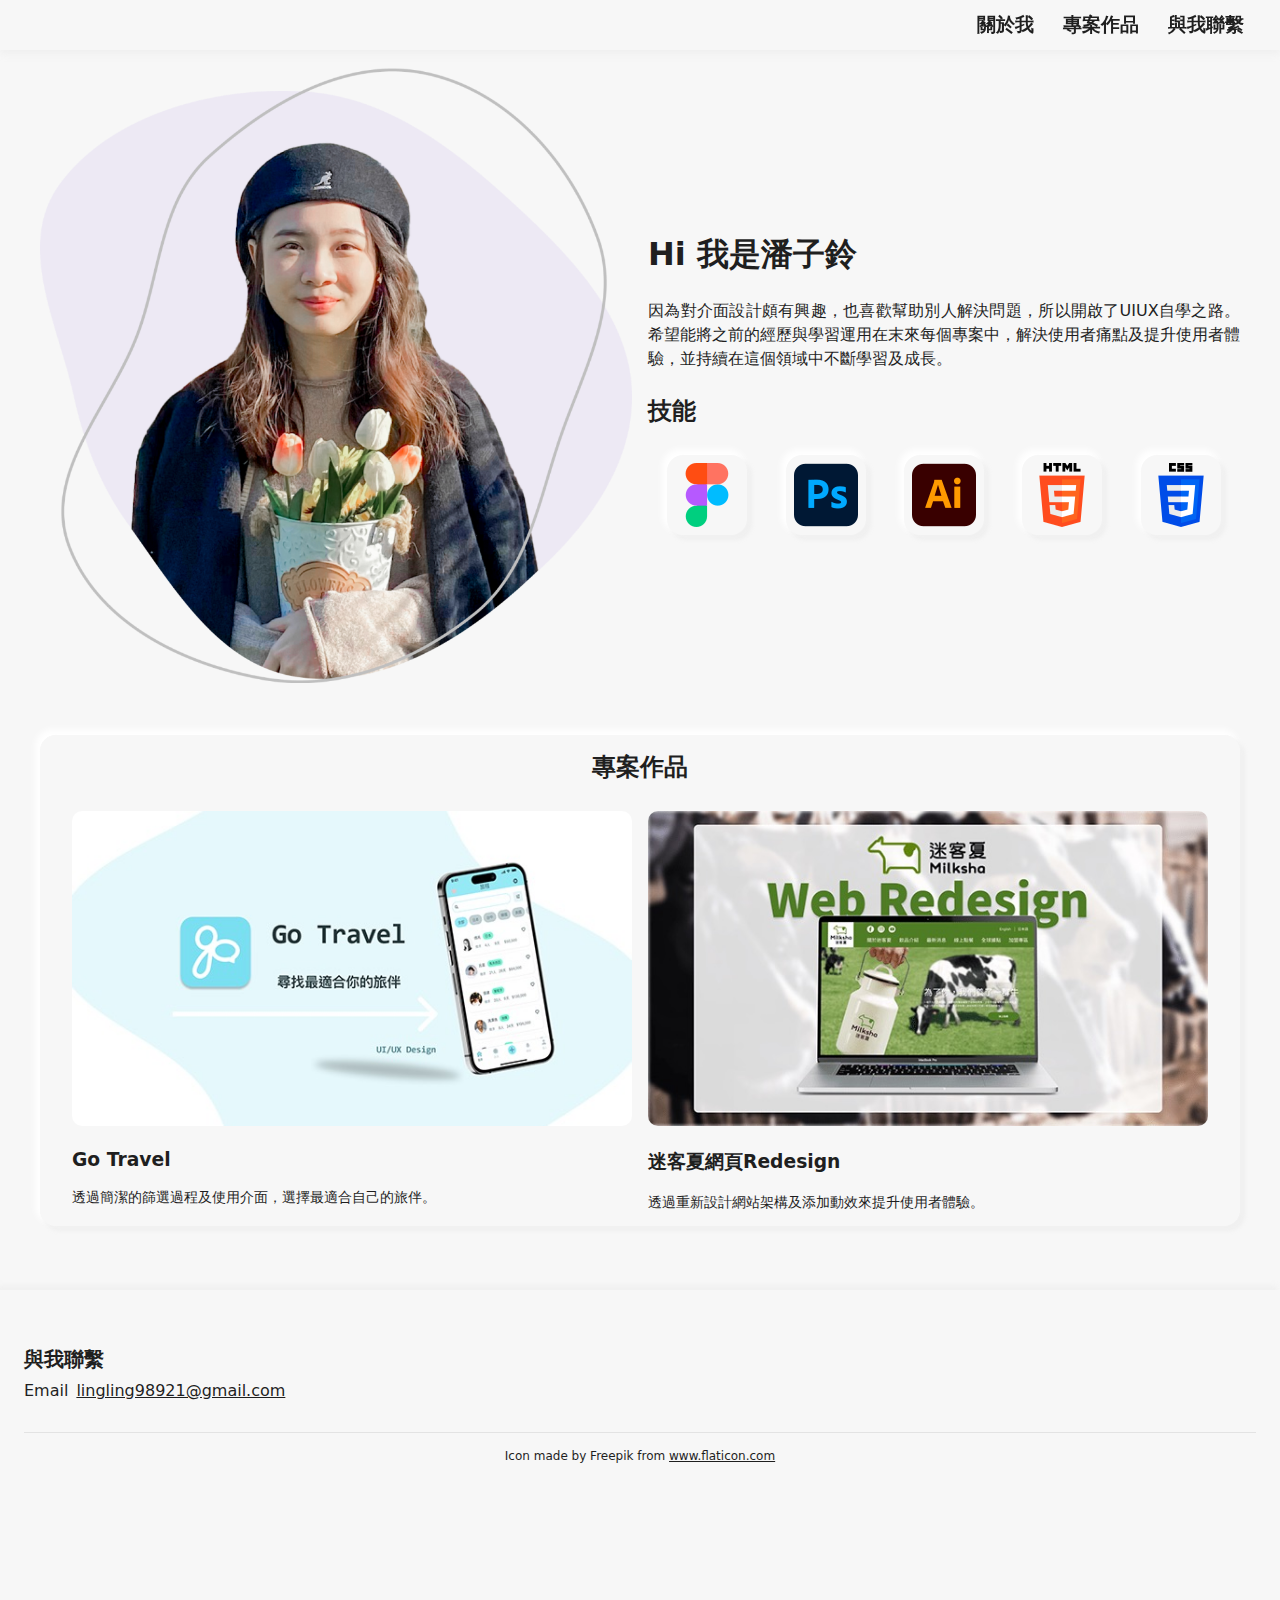
<file: index.html>
<!DOCTYPE html>
<html>
  
<head>
  <meta charset="utf-8">
  <meta name="viewport" content="width=device-width"/>
  <title>Ling's Website</title>
  <link href="style.css" rel="stylesheet" type="text/css" />
</head>

<body>
 
    <div class="navbar">
      <a href="#space"><h3 id="nav1" class="navbox">關於我</h3></a>
      <a href="#space2"><h3 id="nav2" class="navbox">專案作品</h3></a>
      <a href="#contact"><h3 id="nav3" class="navbox">與我聯繫</h3></a>
    </div>
    
     <div id="space" style="height: 100px;margin-top: -132px;"></div>
      <div id="aboutme" class="container">
        <div class="aboutmeleft" >
            <img src="avatar.png"/>
        </div>
        <div class="aboutmeright">
          <div class="rcontent">
            <h1 class="title1">Hi 我是潘子鈴
            </h1>
            <div class="text">因為對介面設計頗有興趣，也喜歡幫助別人解決問題，所以開啟了UIUX自學之路。希望能將之前的經歷與學習運用在末來每個專案中，解決使用者痛點及提升使用者體驗，並持續在這個領域中不斷學習及成長。
            </div>
            <h2 class="title1">技能
            </h2>
            <div class="logo">
                <img src="figma.png" />
                <img src="photoshop.png" />
                <img src="illustrator.png" />
                <img src="html-5.png" />
                <img src="css-3.png" />
            </div>
          </div>
        </div>
      </div>
    
      <div id="space2" style="height: 100px; visibility: hidden;margin-top: -100px;"></div>
      <div id="project" class="pj">
        <H2  class="title2">專案作品</h2>
        <div class="container2">
          <div class="pjleft">
            <a href="gotravel.html"><img src="project01.jpeg" /></a> 
            <div class="ptext">
              <h3>Go Travel</h3>
              <p style=font-size:14px>透過簡潔的篩選過程及使用介面，選擇最適合自己的旅伴。</p>
            </div>
          </div>
          <div class="pjright">
            <a href="redesign.html"><img src="project2.jpeg"/></a> 
            <div class="ptext">
              <h3>迷客夏網頁Redesign</h3>
              <p style=font-size:14px>透過重新設計網站架構及添加動效來提升使用者體驗。</p>
            </div>
           </div>
        </div>
      </div> 
    
      
      <div id="contact" class="footer">
        <div class="contactme">
          <h2 class="title3" >與我聯繫</h2>
          <div class=mail>
             <div style="margin-right:8px">Email</div>
          <div><a href="mailto:lingling98921@gmail.com">lingling98921@gmail.com</a></div>
          </div>
        </div>
        
        
        <div class="iconby">
        Icon made by Freepik from 
          <a id="iconlink" href="https://www.flaticon.com">www.flaticon.com</a>
        </div>
      </div>
      
      
    </body>
    
    </html>
</file>
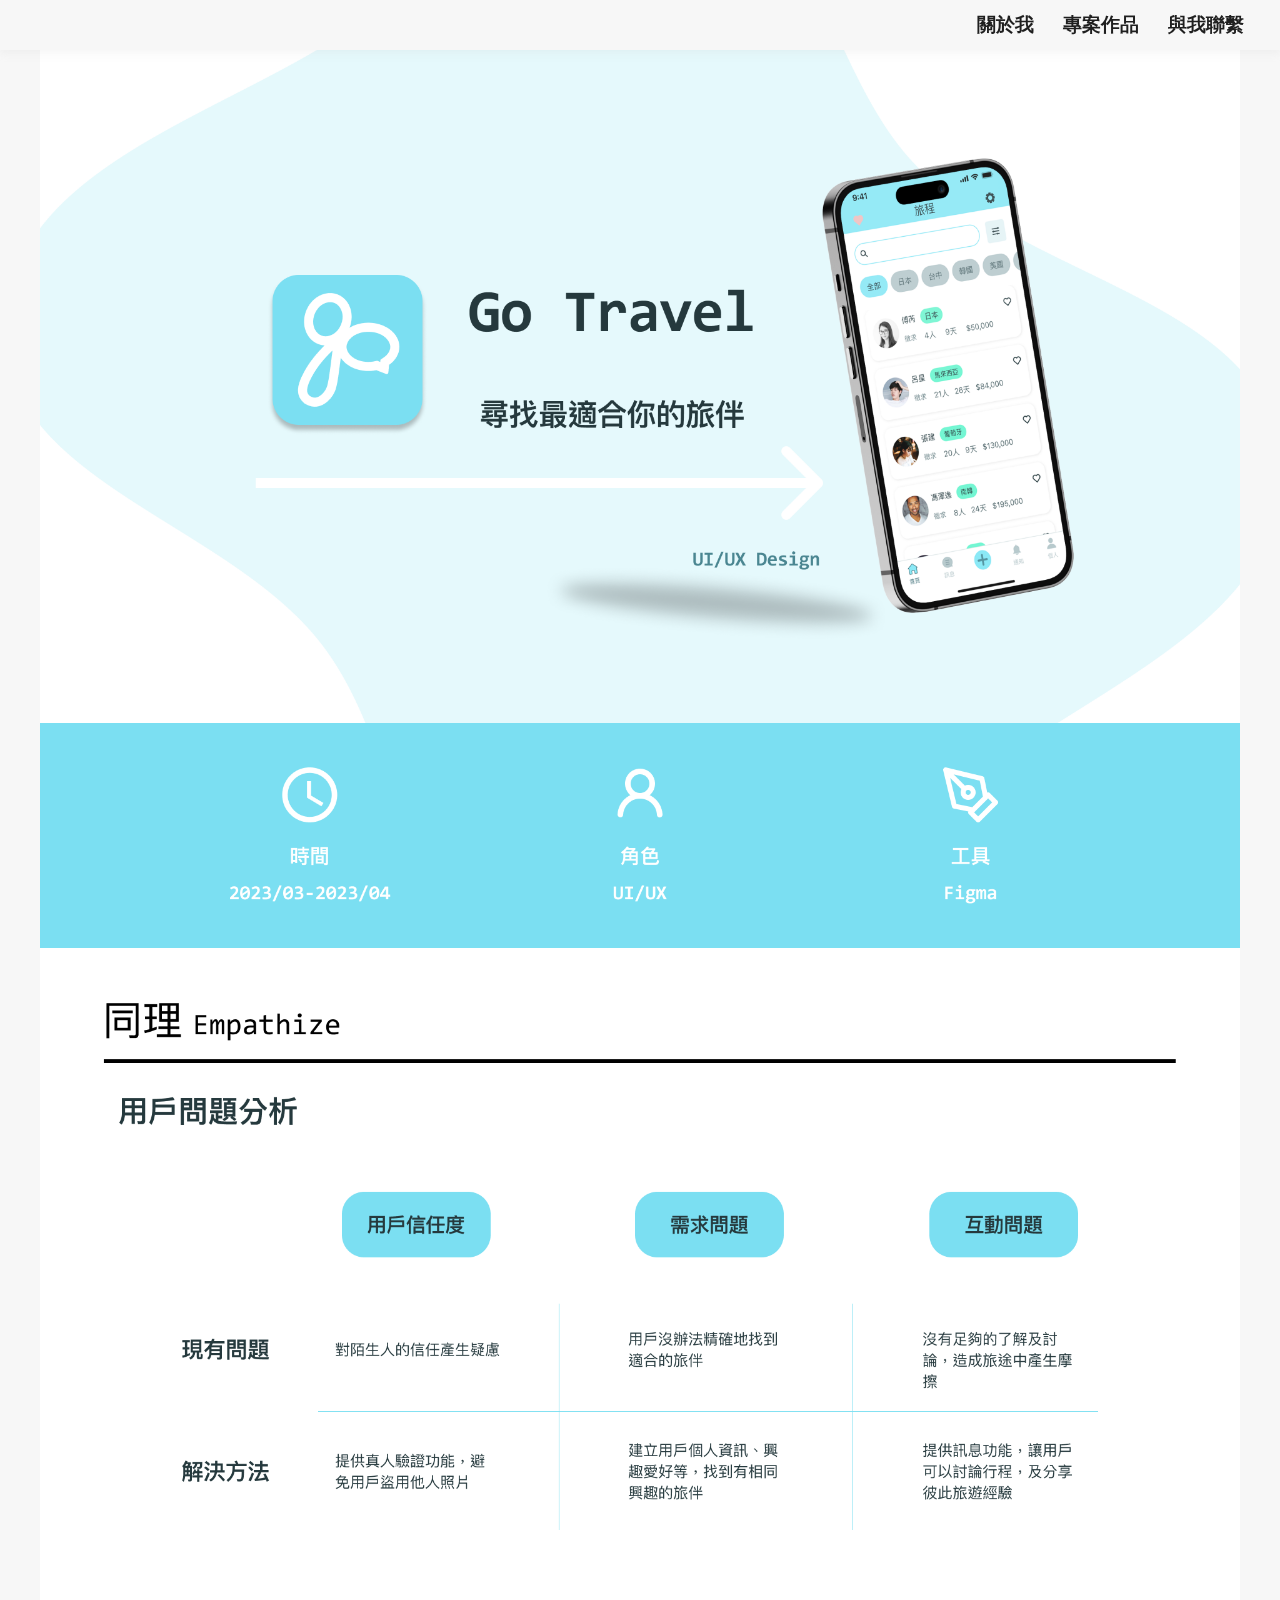
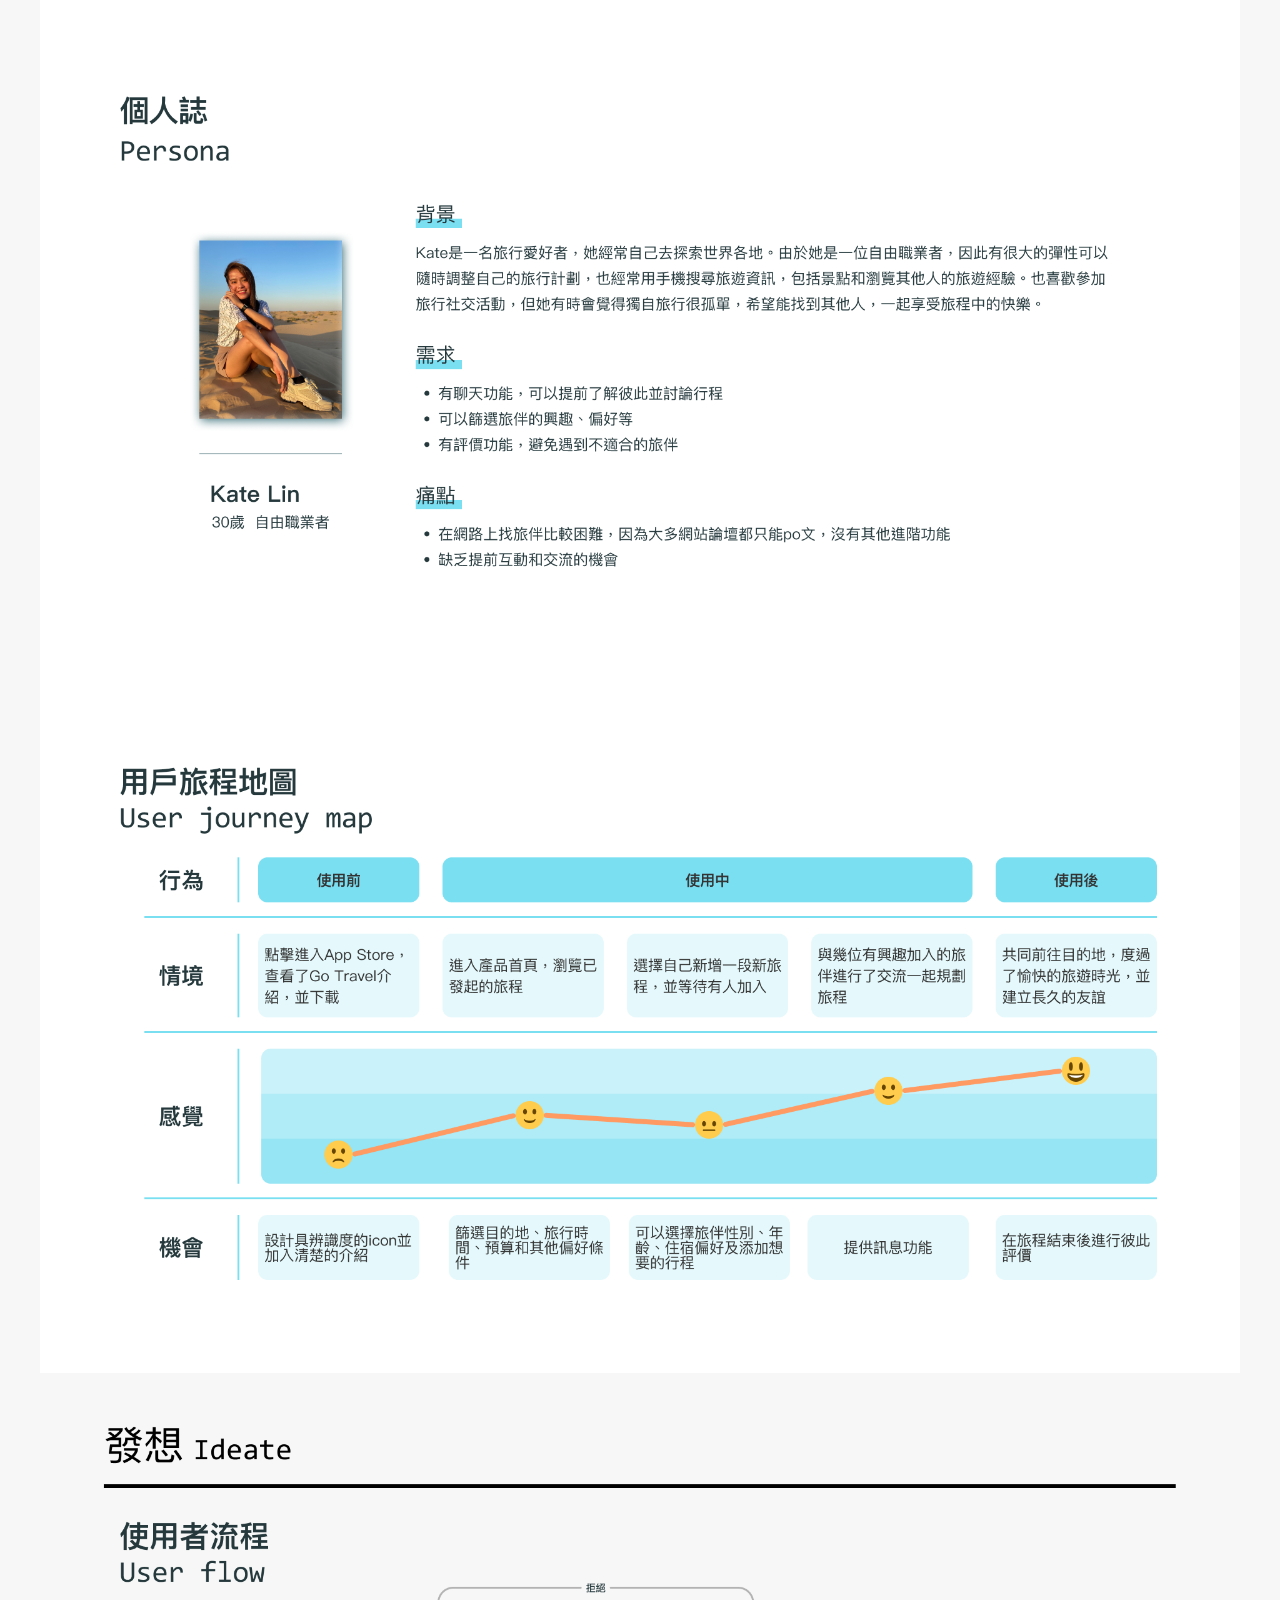
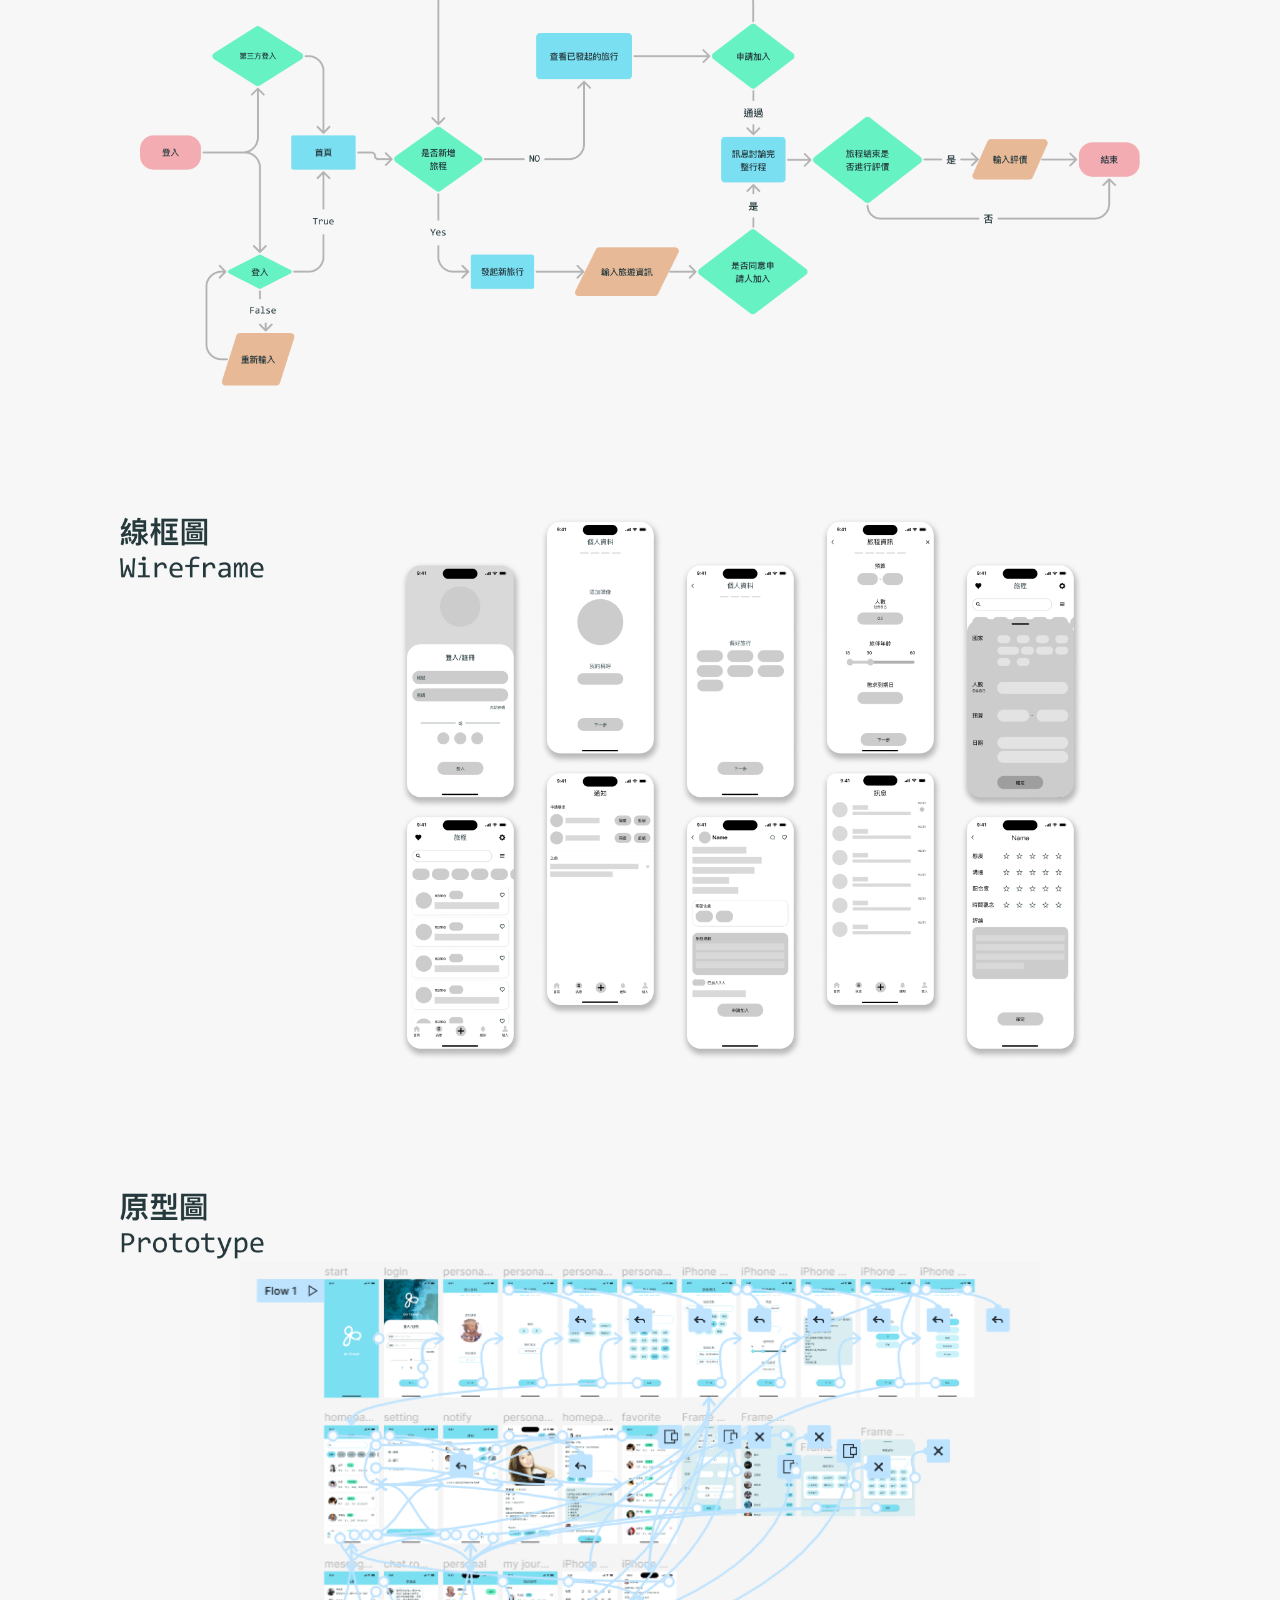
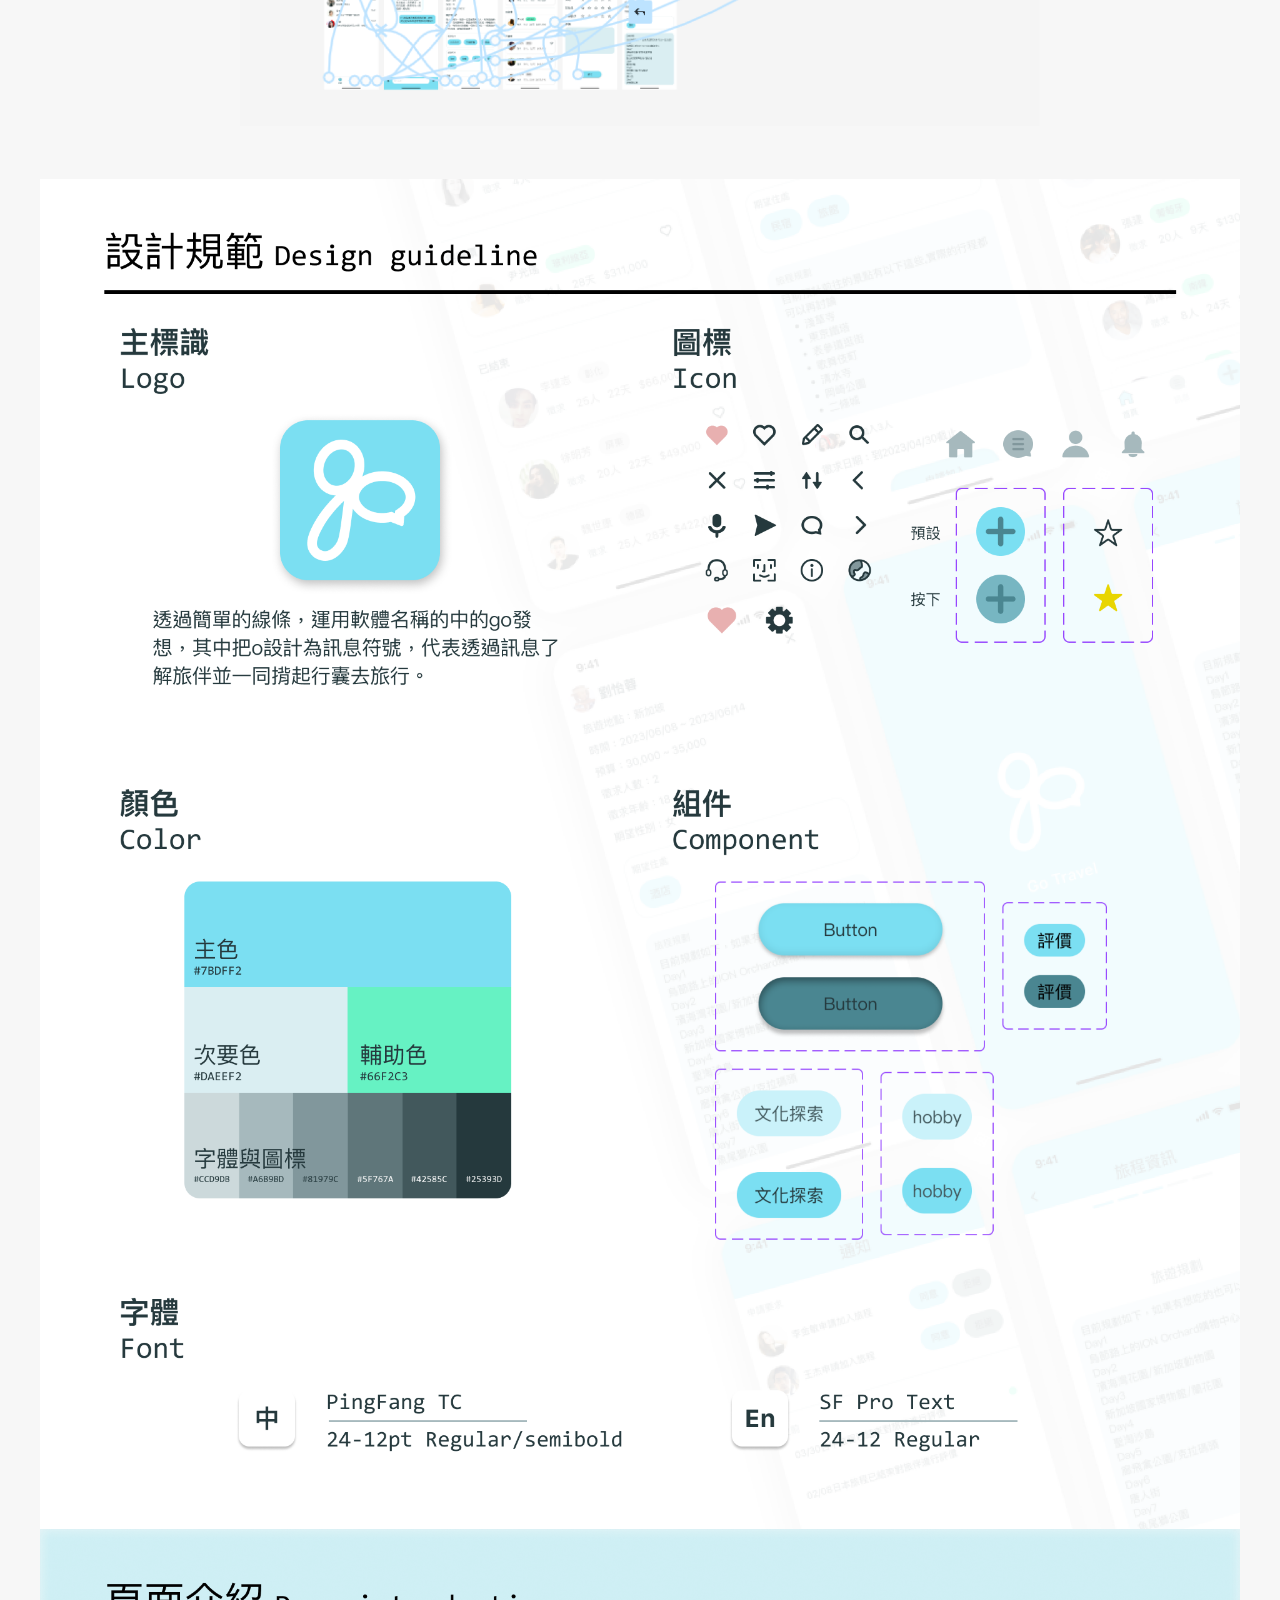
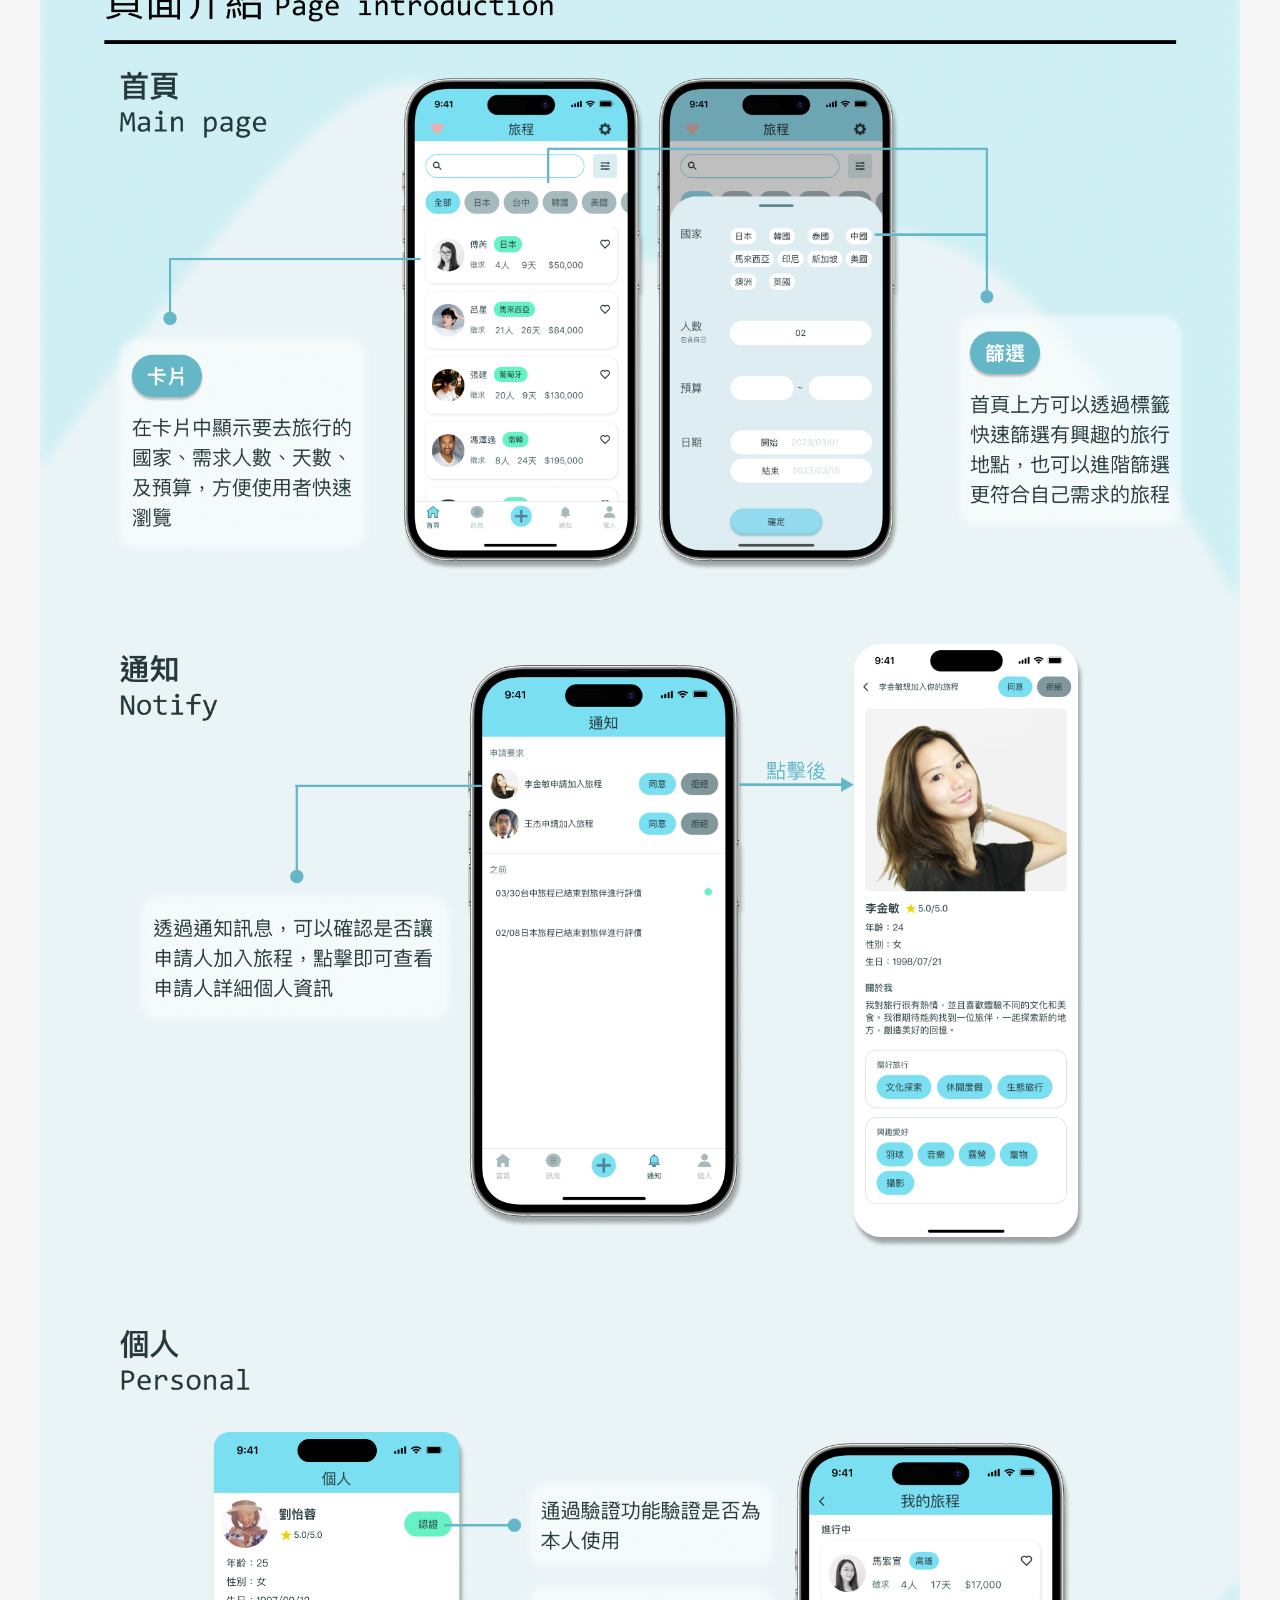
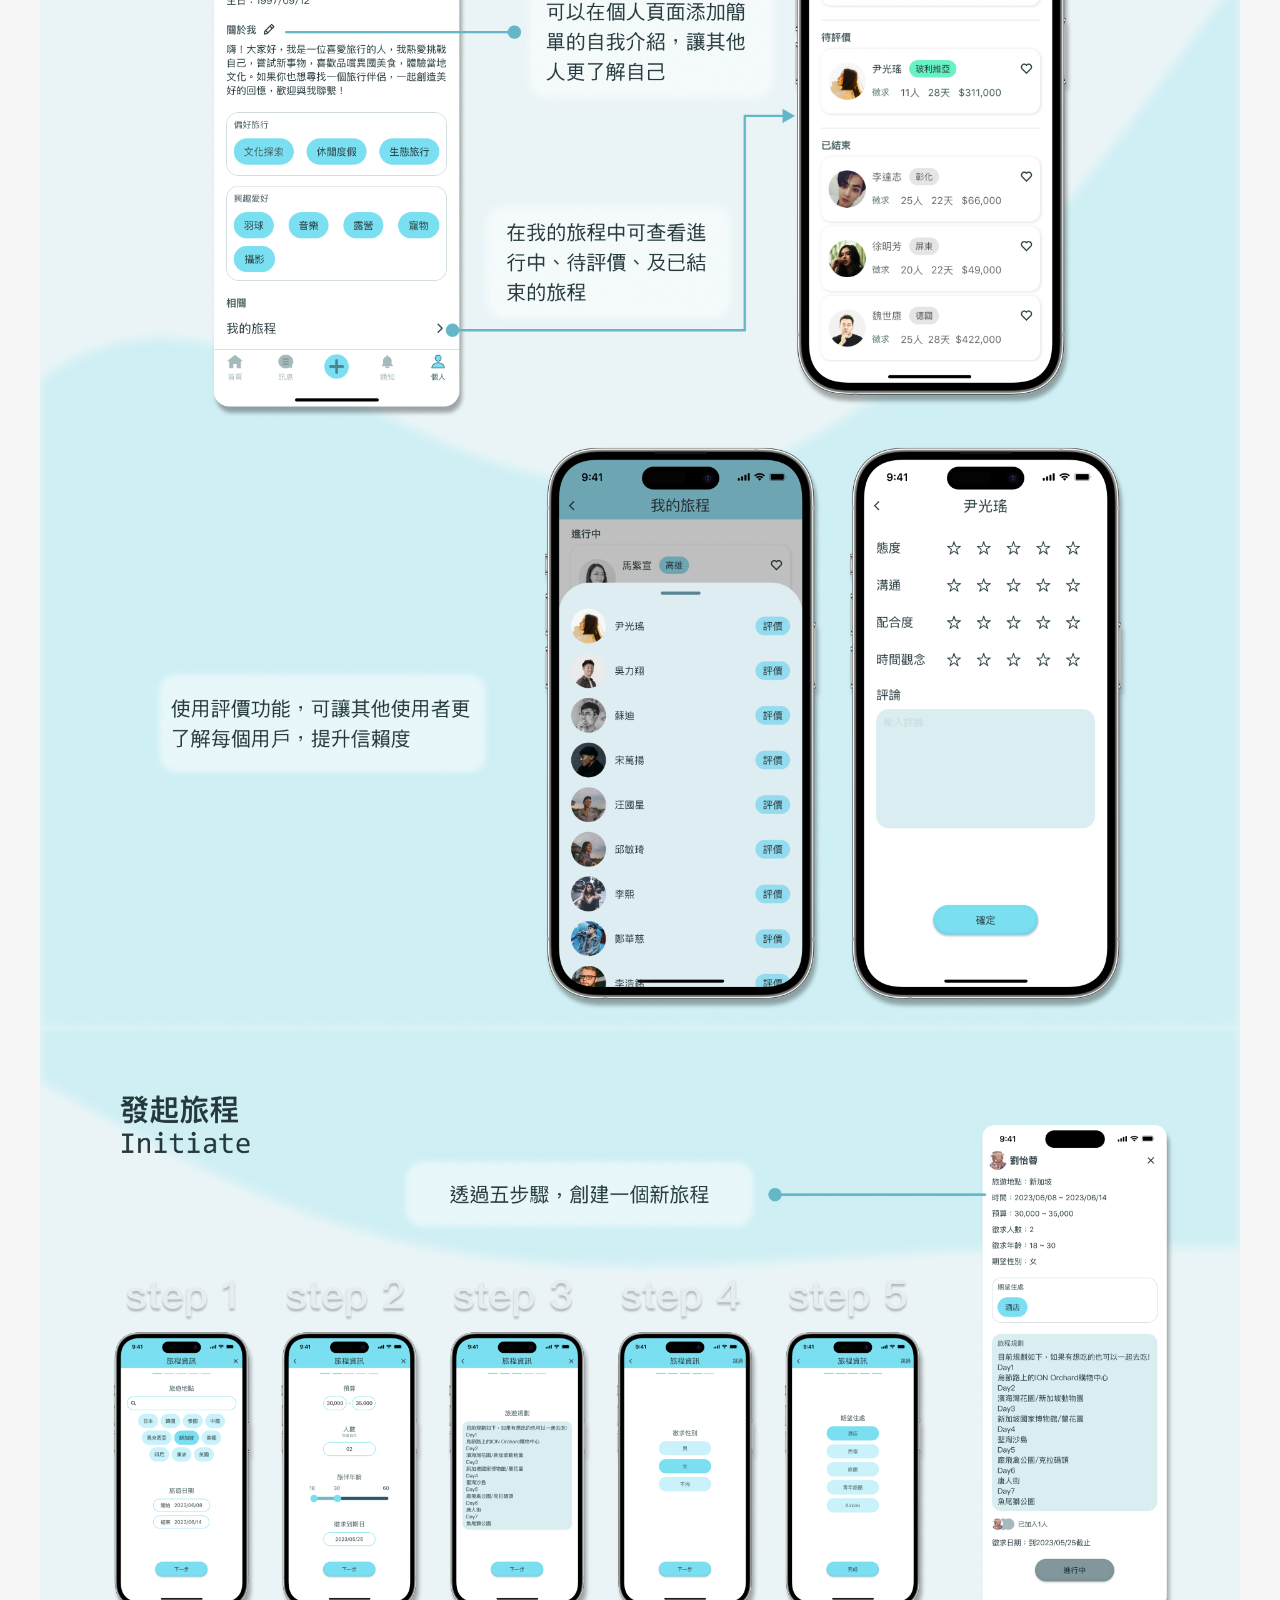
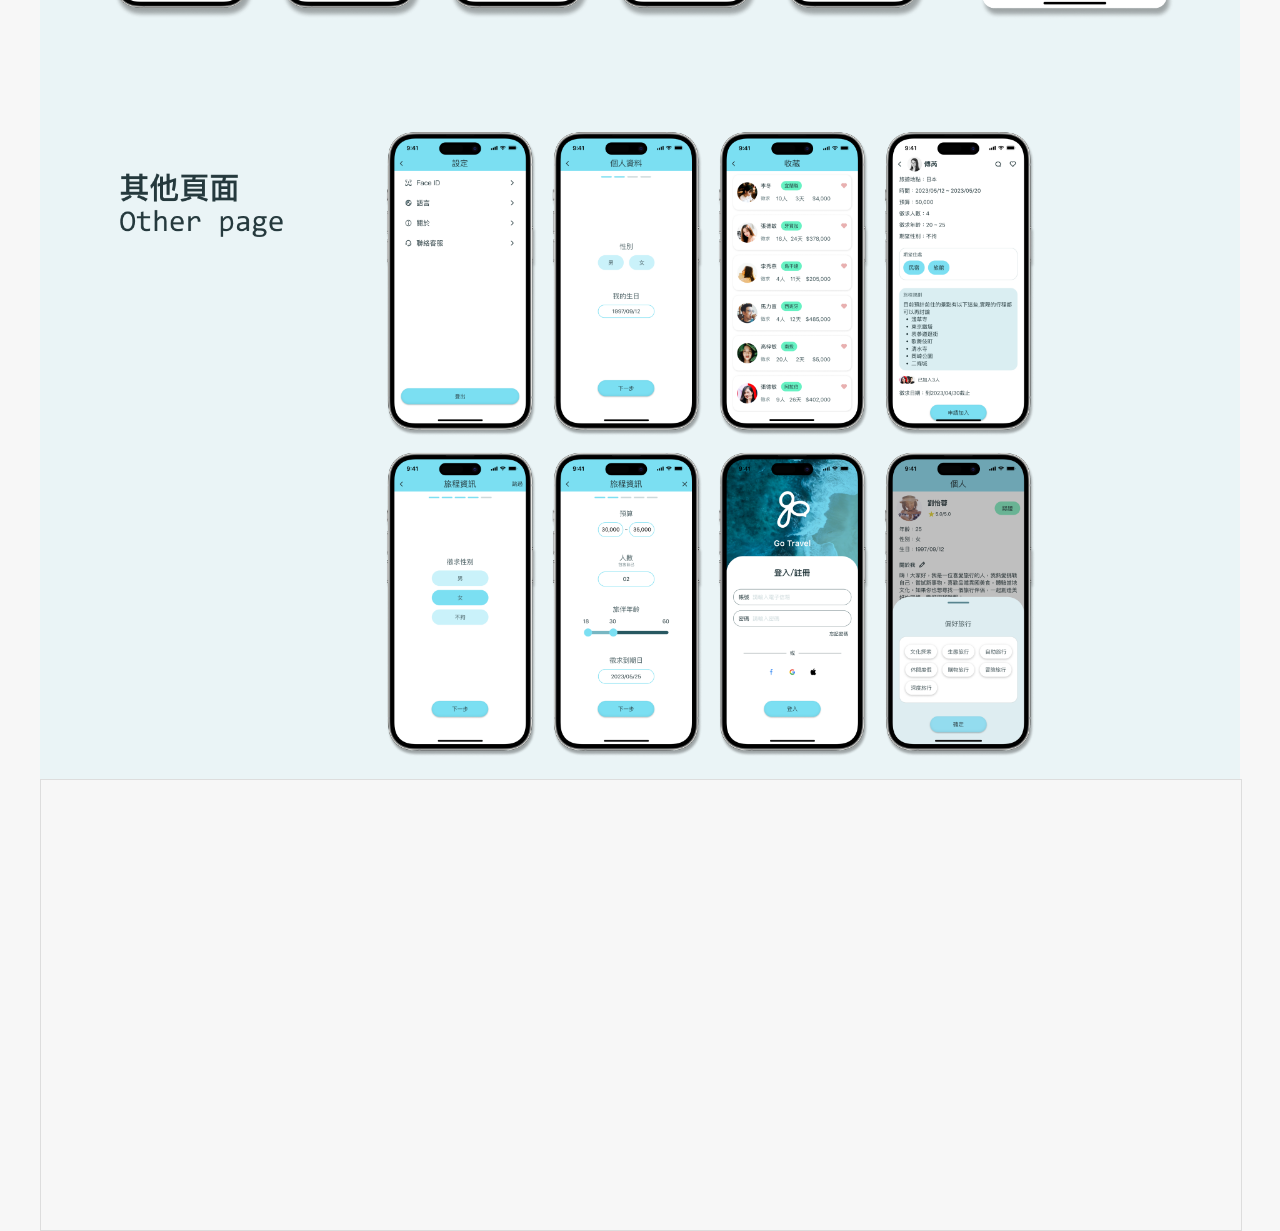
<file: gotravel.html>
<!DOCTYPE html>
<html>
  
<head>
  <meta charset="utf-8">
  <meta name="viewport" content="width=device-width"/>
  <title>Ling's portfolio</title>
  <link href="style.css" rel="stylesheet" type="text/css" />
</head>

<body style="background-color: #F7F7F7;">
  <div class="navbar">
    <a href="index.html#space"><h3 id="nav1" class="navbox">關於我</h3></a>
    <a href="index.html#space2"><h3 id="nav2" class="navbox">專案作品</h3></a>
    <a href="index.html#contact"><h3 id="nav3" class="navbox">與我聯繫</h3></a>
  </div>

  <div class="piccontainer">
    <img src="P/05.png"/>
    <img src="P/04.png"/>
    <img src="P/06.png"/>
    <img src="P/07.png"/>
    <img src="P/08.png"/>
    <img src="P/09.png"/>
    <img src="P/10.png"/>
    <img src="P/11.png"/>
    <img src="P/12.png"/>
    <img src="P/13.png"/>
    <img src="P/14.png"/>
    <img src="P/15.png"/>
    <img src="P/16.png"/>
    <img src="P/29.png"/>
    
    <iframe style="border: 1px solid rgba(0, 0, 0, 0.1);" width="800" height="450" src="https://www.figma.com/embed?embed_host=share&url=https%3A%2F%2Fwww.figma.com%2Fproto%2F0oOCYuLpEdpSWeELbQFbUI%2FGo-travel%3Fpage-id%3D0%253A1%26type%3Ddesign%26node-id%3D157-1537%26viewport%3D893%252C388%252C0.02%26scaling%3Dscale-down%26starting-point-node-id%3D157%253A1537" allowfullscreen></iframe>
    
  </div>
   
</body>
</html>
</file>
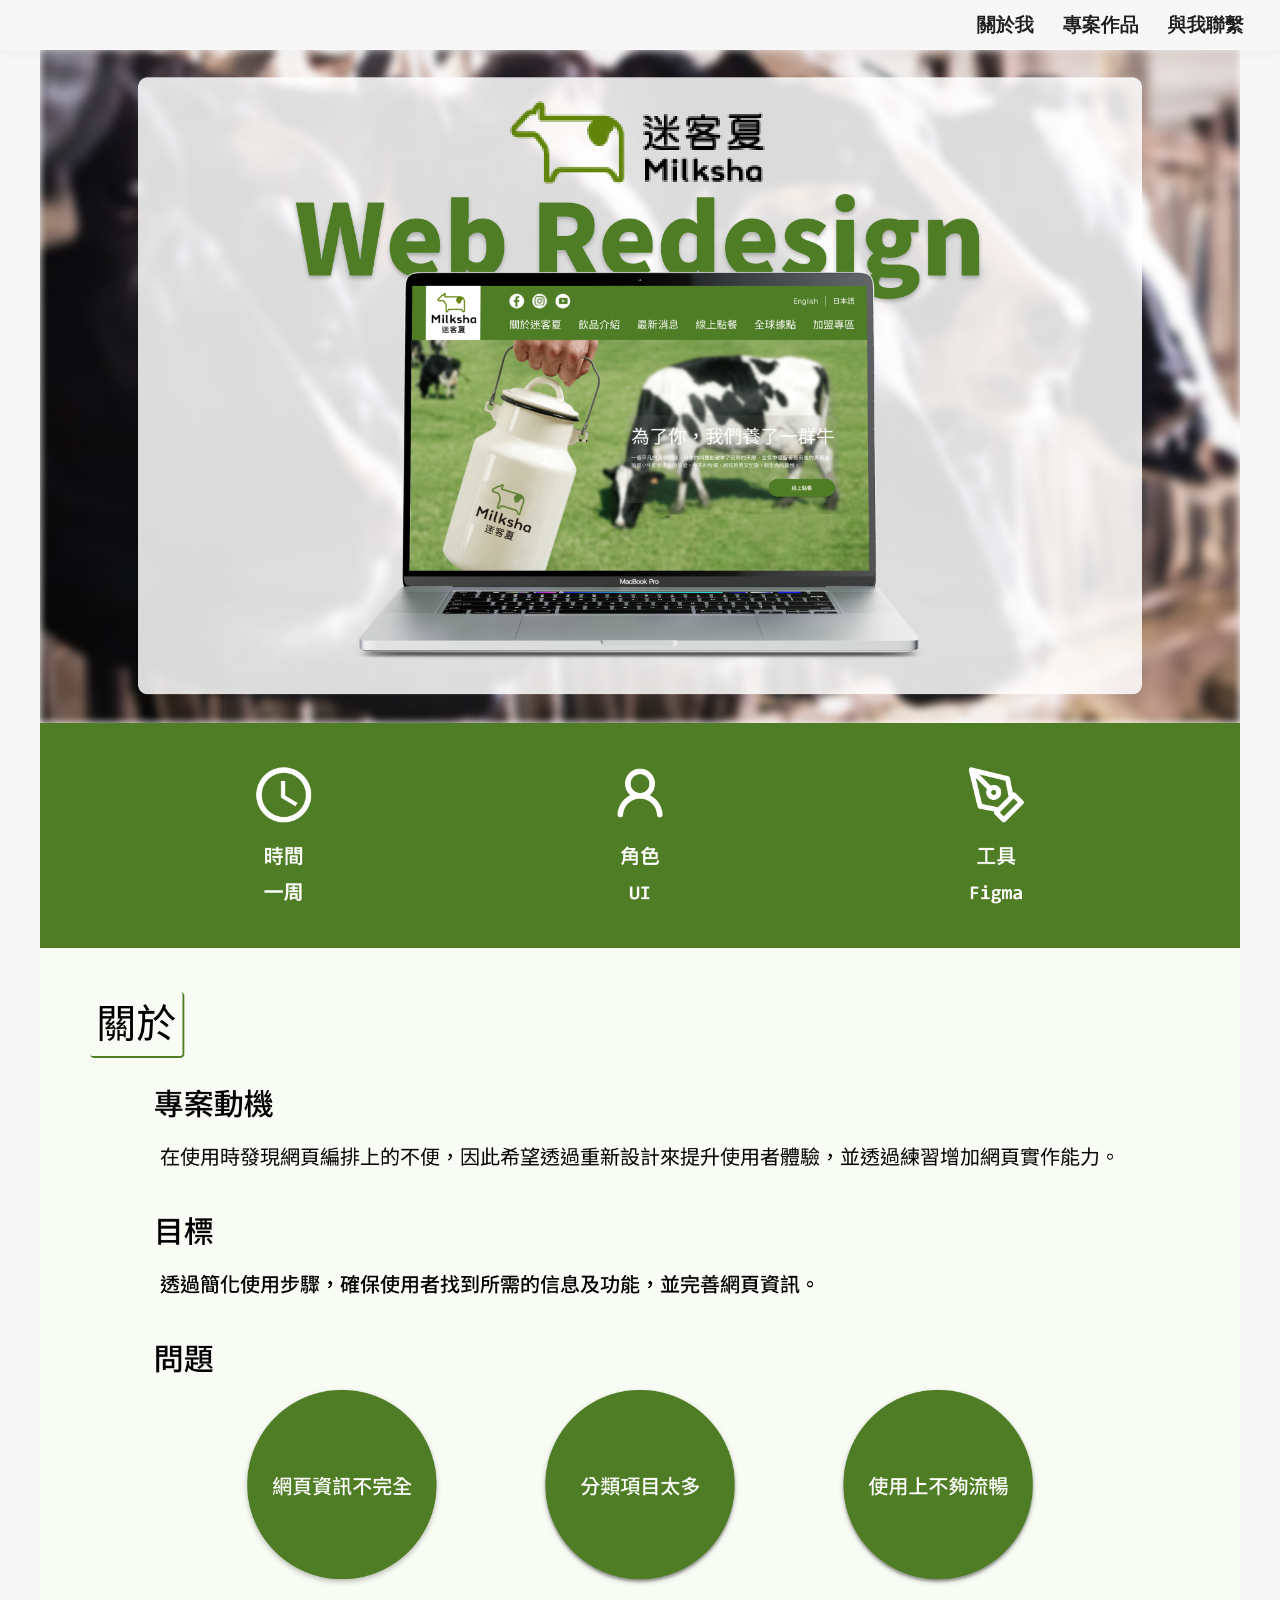
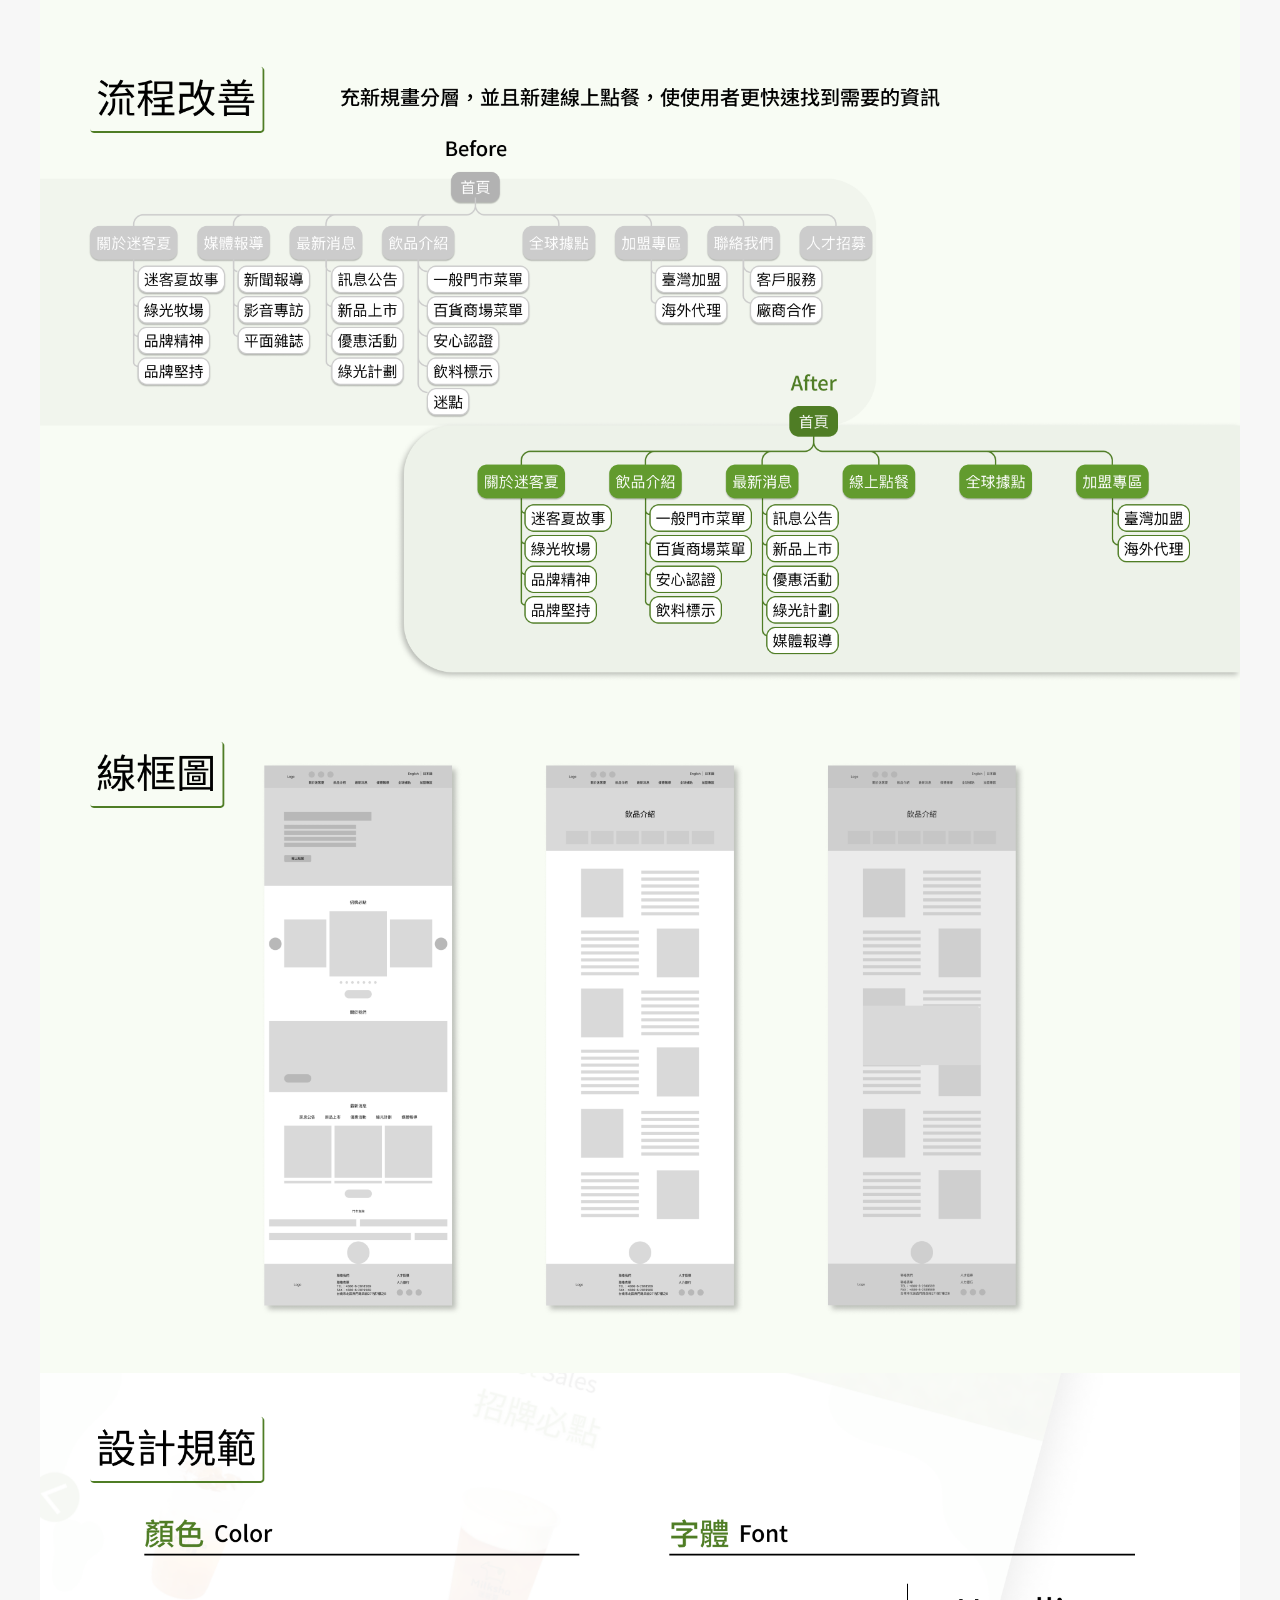
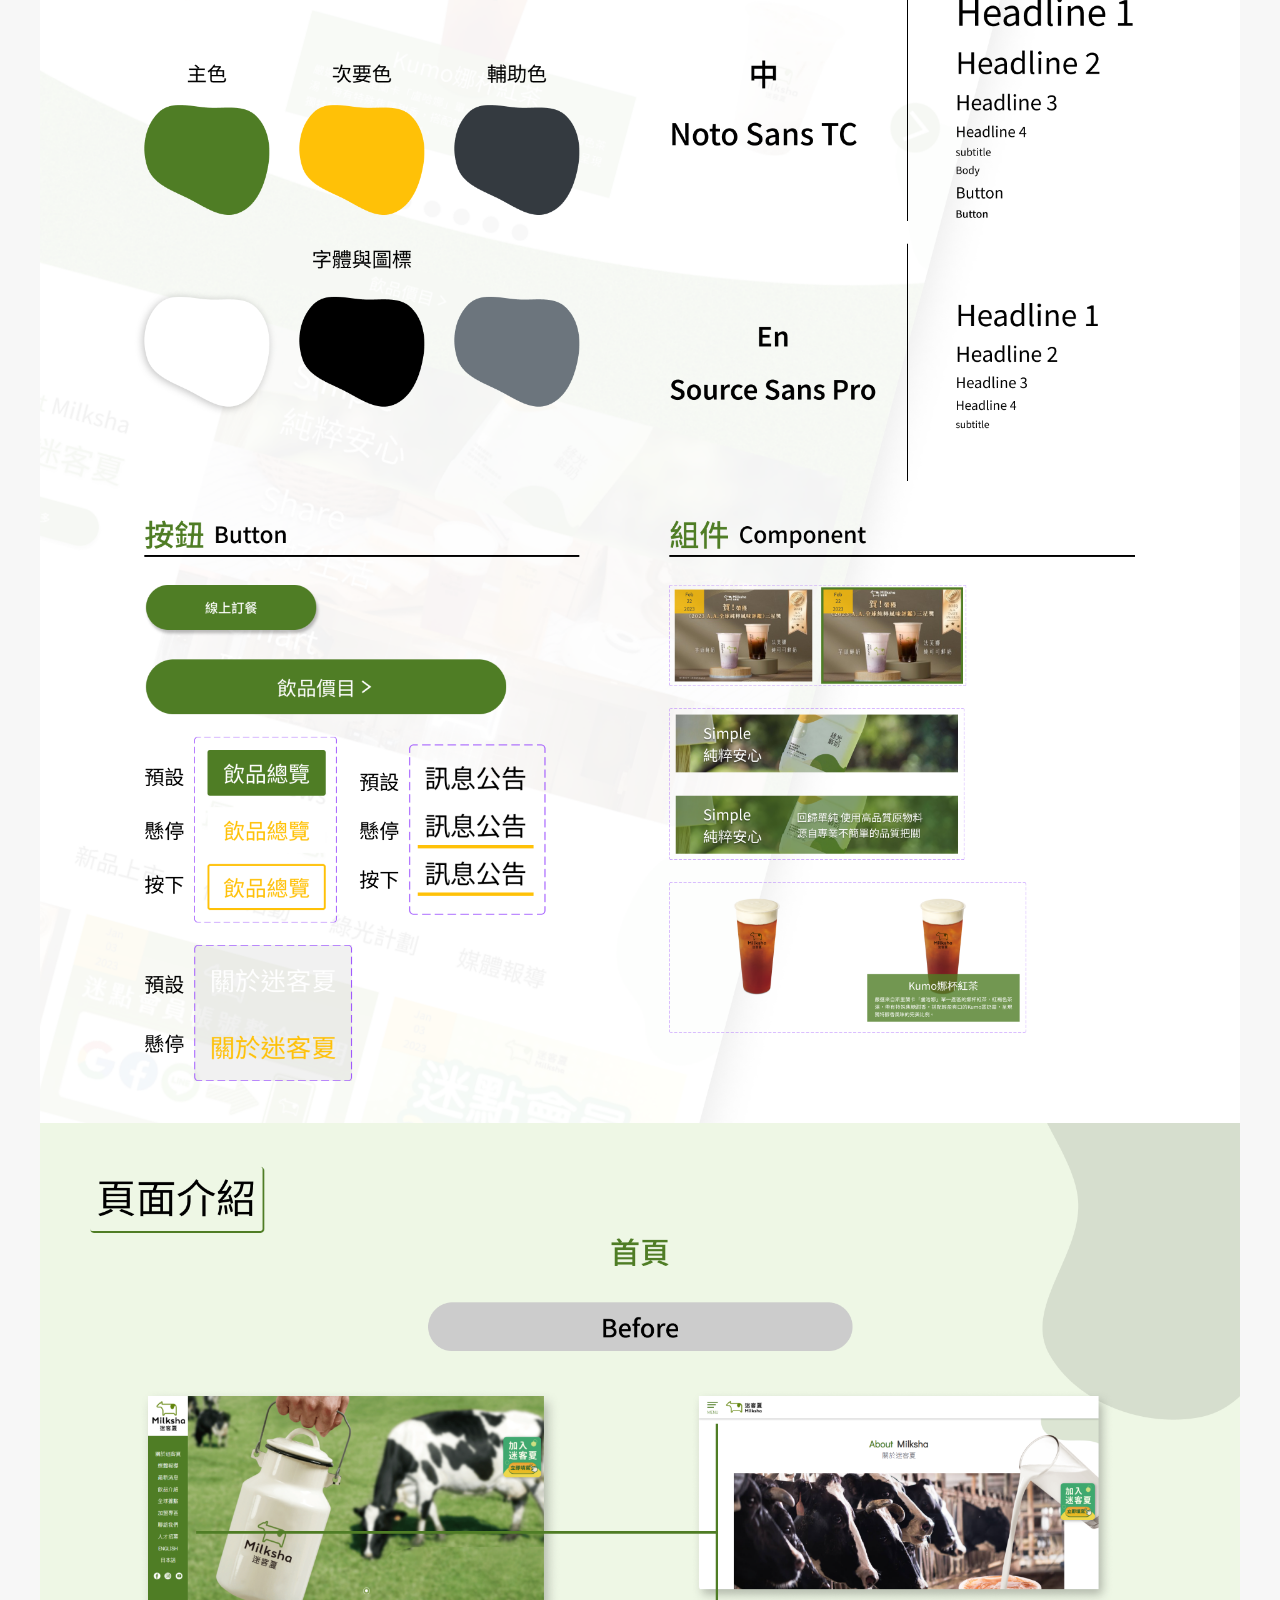
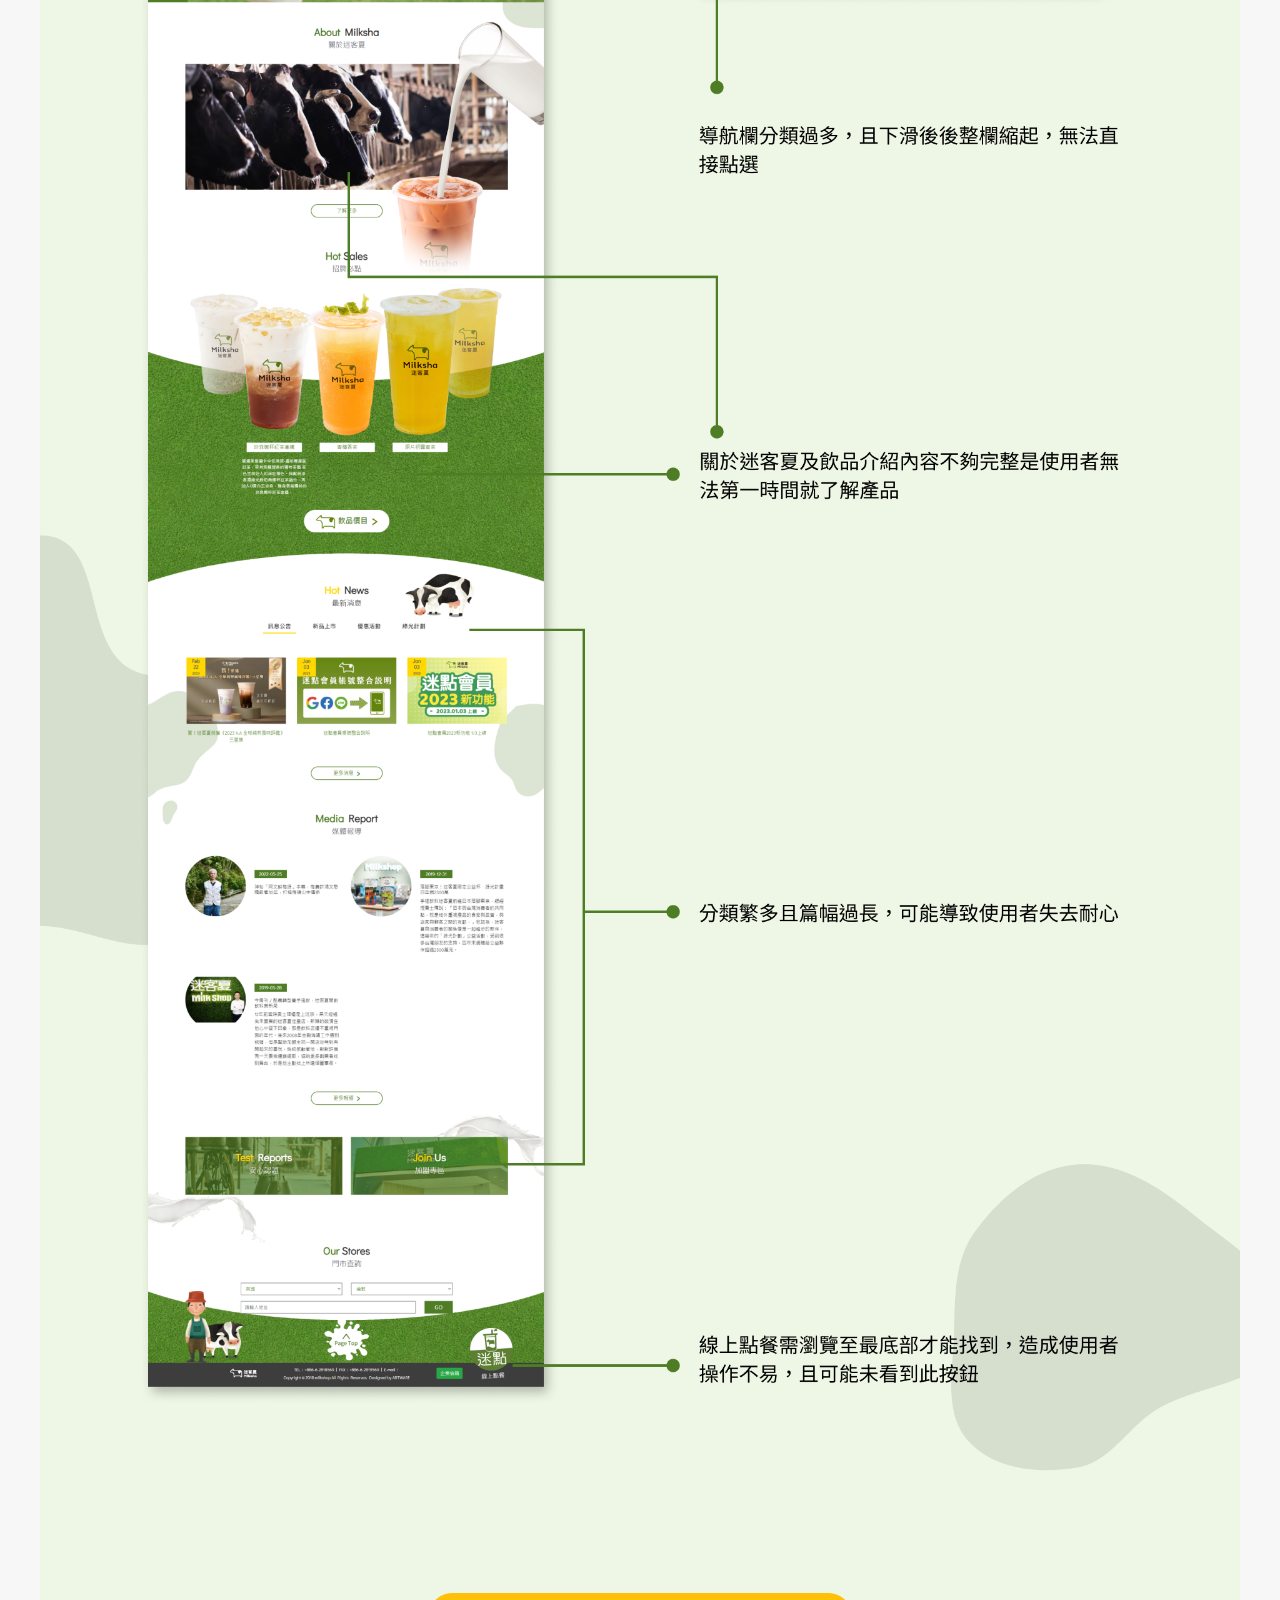
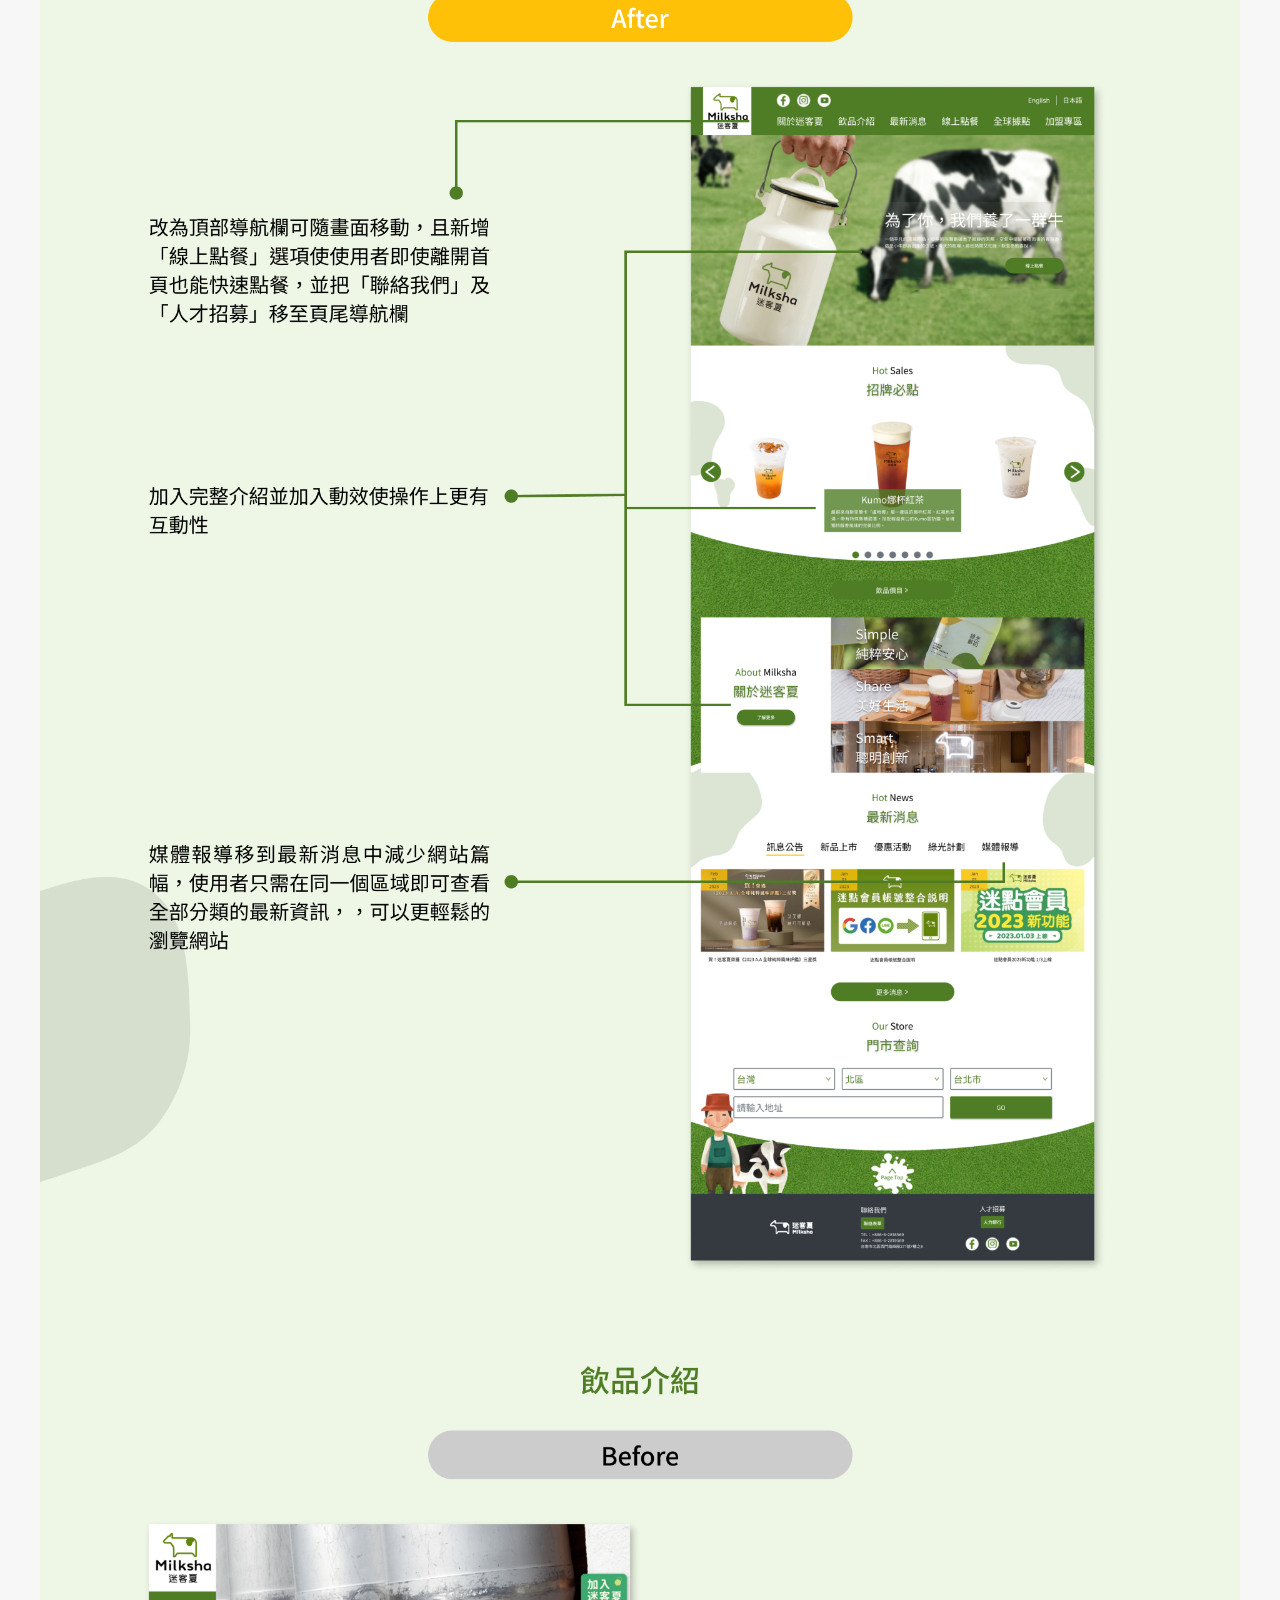
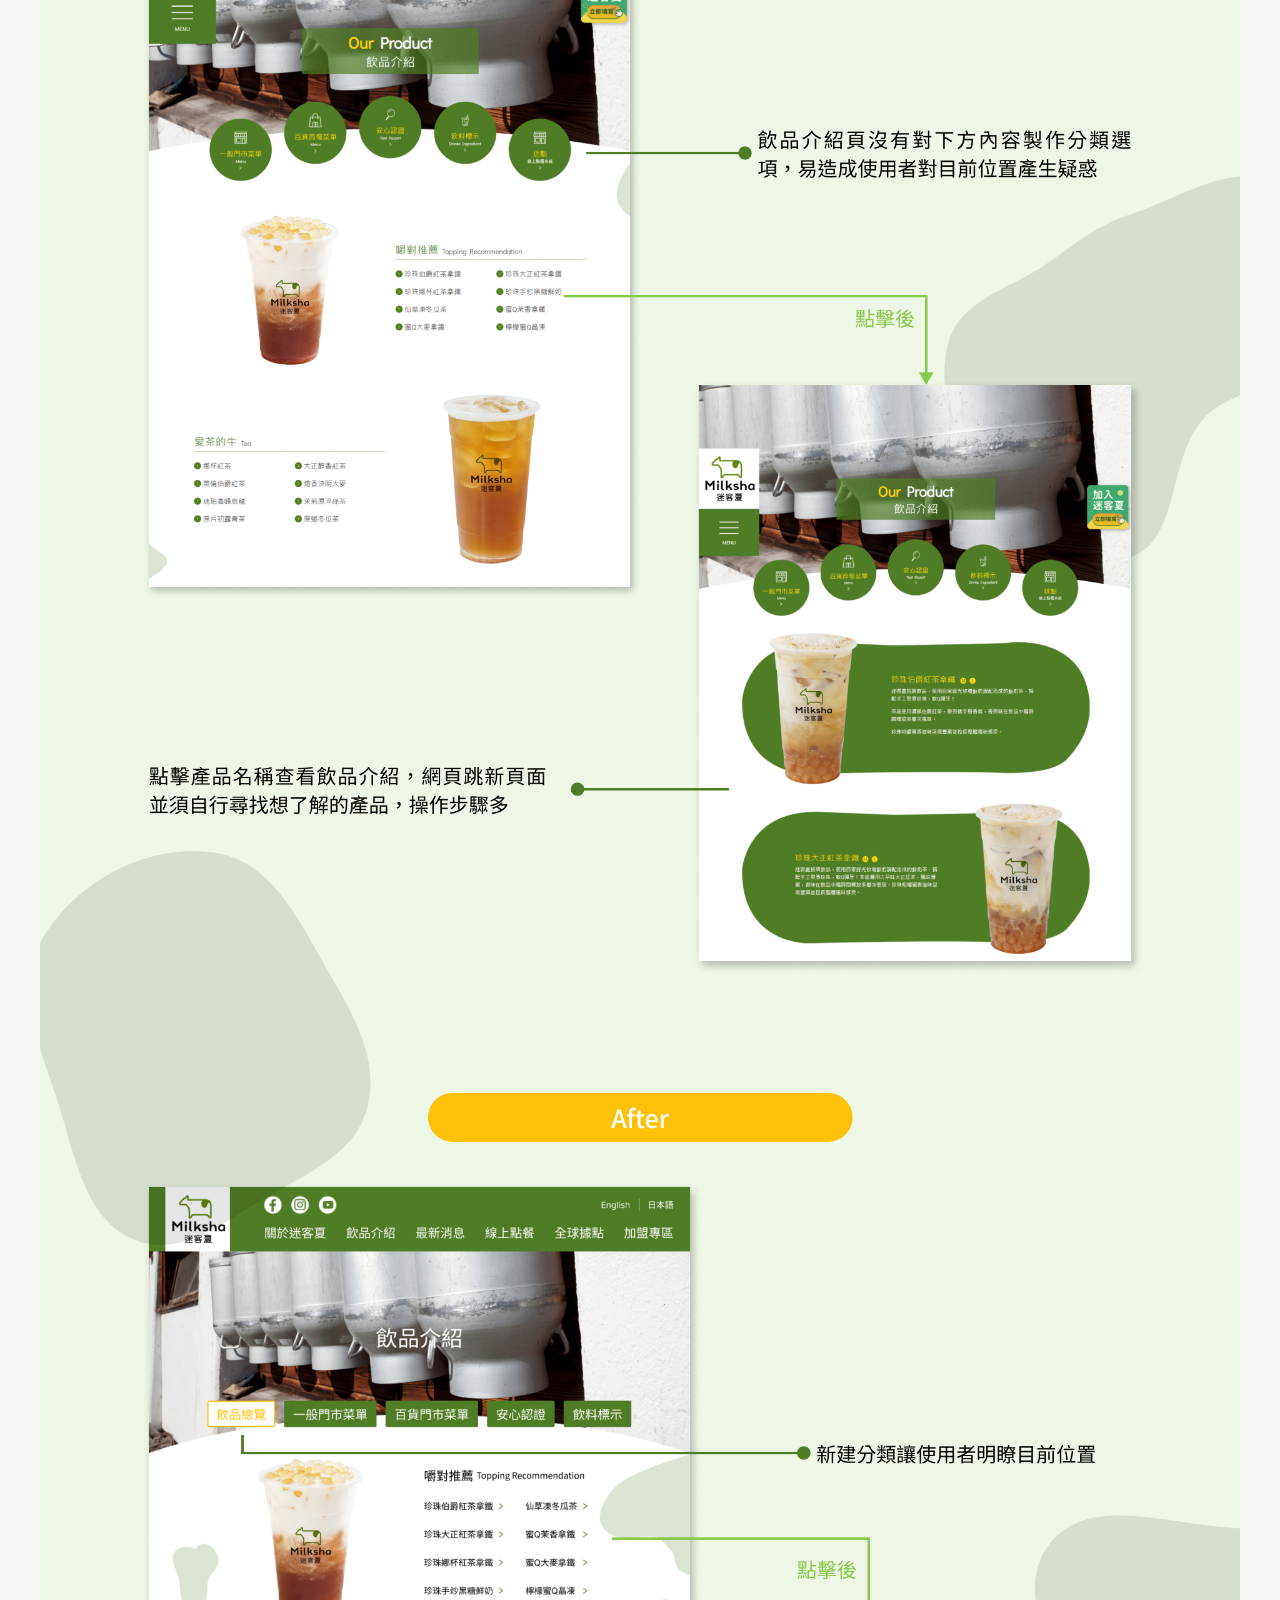
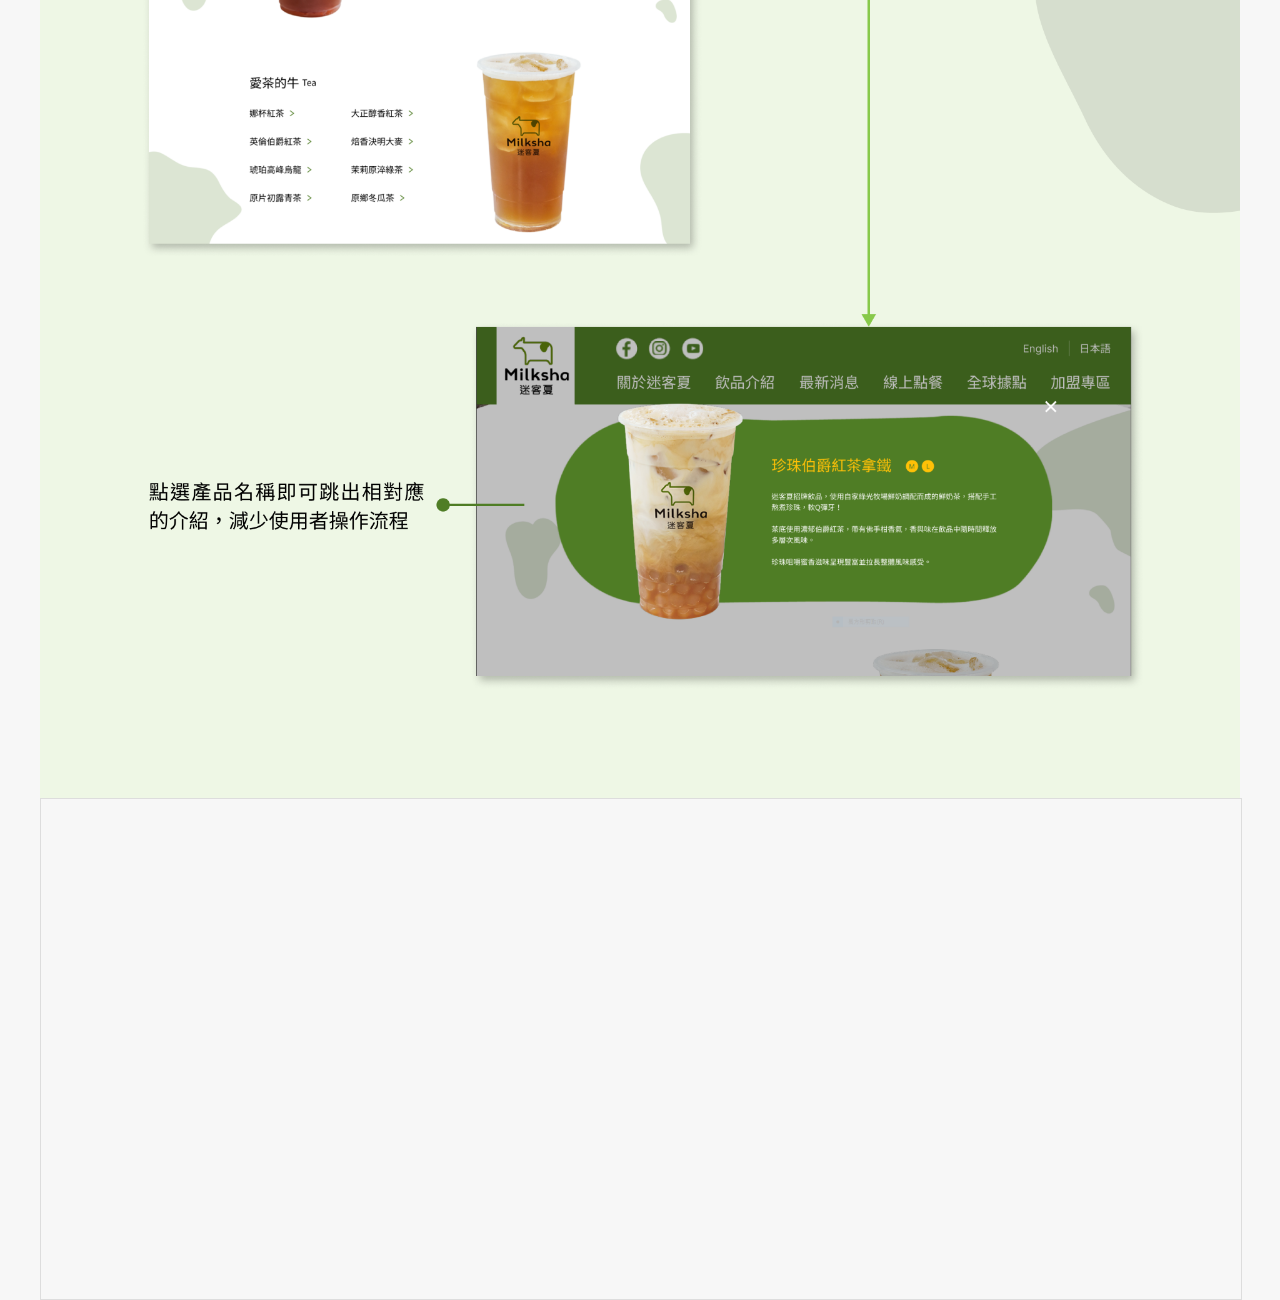
<file: redesign.html>
<!DOCTYPE html>
<html>
  
<head>
  <meta charset="utf-8">
  <meta name="viewport" content="width=device-width"/>
  <title>Ling's portfolio</title>
  <link href="style.css" rel="stylesheet" type="text/css" />
</head>

<body style="background-color: #F7F7F7;">

  <div class="navbar">
    <a href="index.html#space"><h3 id="nav1" class="navbox">關於我</h3></a>
    <a href="index.html#space2"><h3 id="nav2" class="navbox">專案作品</h3></a>
    <a href="index.html#contact"><h3 id="nav3" class="navbox">與我聯繫</h3></a>
  </div>
    
  <div class="piccontainer2">
    <img src="迷P/19.png"/>
    <img src="迷P/18.png"/>
    <img src="迷P/20.png"/>
    <img src="迷P/21.png"/>
    <img src="迷P/22.png"/>
    <img src="迷P/23.png"/>
    <img src="迷P/24.png"/>
    <img src="迷P/25.png"/>
    <img src="迷P/26.png"/>
    <img src="迷P/30.png"/>

    
    <iframe style="border: 1px solid rgba(0, 0, 0, 0.1);" width="1200" height="700" src="https://www.figma.com/embed?embed_host=share&url=https%3A%2F%2Fwww.figma.com%2Fproto%2FoYkdtwxVLsmKzMYu9G9Ymm%2F%25E8%25BF%25B7%25E5%25AE%25A2%25E5%25A4%258F%25E7%25B6%25B2%25E9%25A0%2581Redesign%3Fpage-id%3D0%253A1%26type%3Ddesign%26node-id%3D19-202%26viewport%3D-3237%252C-1601%252C0.34%26scaling%3Dscale-down-width%26starting-point-node-id%3D19%253A202" allowfullscreen></iframe>
    
  </div>
  
</body>
</html>
</file>
<file: style.css>
html {
    height: 100%;
    width: 100%;
    scroll-behavior: smooth;
  }
  body{margin: 0 ;color: #1f1f1f; background-color:#F7F7F7; font-family: system-ui, -apple-system, BlinkMacSystemFont, 'Segoe UI', Roboto, Oxygen, Ubuntu, Cantarell, 'Open Sans', 'Helvetica Neue', sans-serif ;}
  .navbar{box-shadow: 0px 4px 8px #c6c6c623 ; height: 50px; padding:0px 24px; ; position:fixed;top:0px;right:0px;left:0px;text-align: right; background-color: #f7f7f7;}
  .navbox{display: inline-block;margin: 0px ;padding: 12px; color: #1f1f1f;text-align:center;
  }
  
  .navbox:hover{background-color:#1f1f1f ;color: #F7F7F7;}
  .container{max-width:1200px; margin: 100px auto 48px auto ; display:flex;align-items:center;
    justify-content:center;}
  .aboutmeleft{flex:1;}
  .aboutmeright{flex:1;text-align: left;margin-left:16px;}
  .aboutmeleft img{max-width:100%;height:auto;margin-right: 8px;}
  
  .title1{text-align:left;}
  .text{ font-size:16px; margin:8px 0 24px 0;line-height:24px;text-align: justify;}
  .logo{display:flex;justify-content:space-around;}
  .logo img{ padding: 8px; border-radius: 16px; background-color: #F7F7F7;
    box-shadow: 4px 4px 4px 1px #c6c6c623, -3px -4px 6px 2px #fffffff6;
    margin: 8px;
  }
  
  @media(max-width:1200px){
    .container {margin:100px 24px 48px 24px;} 
  }
  @media(max-width:830px){
    .container {flex-direction:column;}
    .title1{font-size:24px;text-align:center;margin-top:16px;}
    .aboutmeleft{flex:1;}
    .aboutmeleft img{margin-right: 0px;}
    .aboutmeright{flex:1;width: 100%;height: auto; margin-top:16px;margin-left: 0; }
    .logo{max-width: 100%; justify-content:space-around;}
  }
  @media(max-width:500px){
    .navbar{padding:0px 8px;}
    .container {flex-direction:column;margin-left: 8px;margin-right: 8px;}
    .title1{font-size:24px;text-align:center;margin-top:16px;}
    .logo img{width: 32px;height: auto; padding: 8px;margin:4px;}
  }

  
  
  .pj{max-width: 1200px; margin:0px auto 32px auto;background-color: #f7f7f7d8;
    box-shadow: 4px 4px 4px 1px #c6c6c623, -3px -4px 6px 2px #fffffff6;
    border-radius: 16px;justify-content: center;}
  
  .title2{max-width: 1200px;justify-content: center;margin:0px auto 0 auto ;padding: 16px;
    text-align: center;border-radius: 0px;}
  .container2{max-width: 1152px;margin:12px auto 64px auto; display: flex;}
  .pjleft,.pjright{flex: 1;text-align: center;margin: 0 8px;}
  .pjleft img,.pjright img{max-width: 100%;height: auto;border-radius:10px;}
  .ptext {
    margin-top: 8px;
    text-align: left;
  }
  .pjleft img:hover,.pjright img:hover{max-width: 100%;height: auto;border-radius:10px;
    box-shadow:4px 4px 6px 2px #c6c6c6  ;
  }
  
  @media (max-width: 1200px) {
    .pj {
      margin: 0 24px;
    }}
    
  @media (max-width: 500px) {
    .container2 {
      flex-direction: column;margin: 0 32px;
    }
    .pjleft, .pjright {
      width: 100%;margin: 12px 0;}
    .pj{margin:0px 8px 32px 8px;}
    }
    

  
  .footer{justify-content:center; background-color:#f7f7f7;text-align:center;padding:24px;
    color: #1f1f1f;box-shadow:-3px -4px 6px #c6c6c623;}
  .contactme{max-width:1200px;justify-content: center; text-align:left;margin:32px 0;}
  .title3{font-size:20px;display:inline;margin:0 auto;}
  .iconby{font-size:12px;border-top:1px solid #e3e3e3;padding:16px 32px 0px 32px;}
  .mail{display:flex;margin:8px 0;}
  a{color:#1f1f1f;}

  .piccontainer{max-width: 1200px; display: flex;flex-direction: column;
    margin: 48px auto;align-content: center;}
  .piccontainer iframe{width: 100%;height: 450px;}
  
  .piccontainer2{max-width: 1200px; display: flex;flex-direction: column;
      margin: 48px auto;align-content: center;}
  .piccontainer2 iframe{width: 100%;height: 500px;}
</file>
